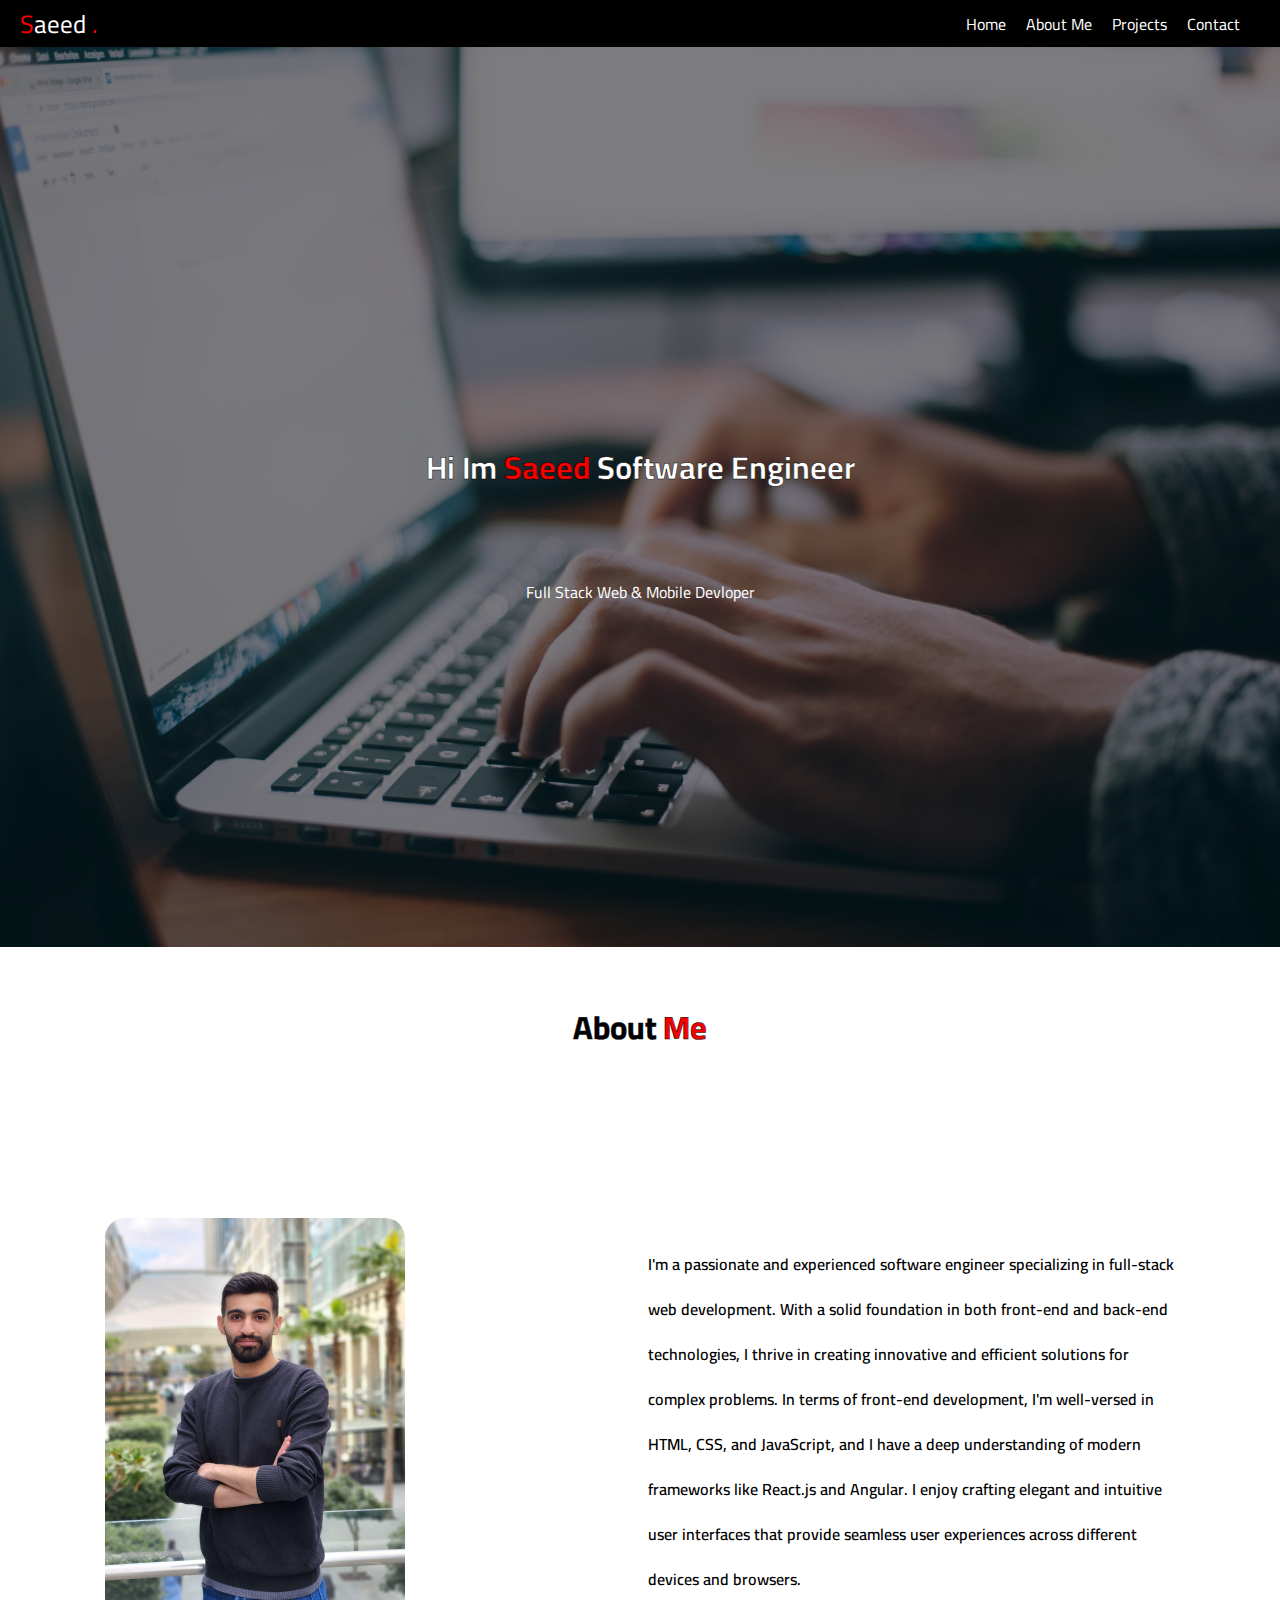
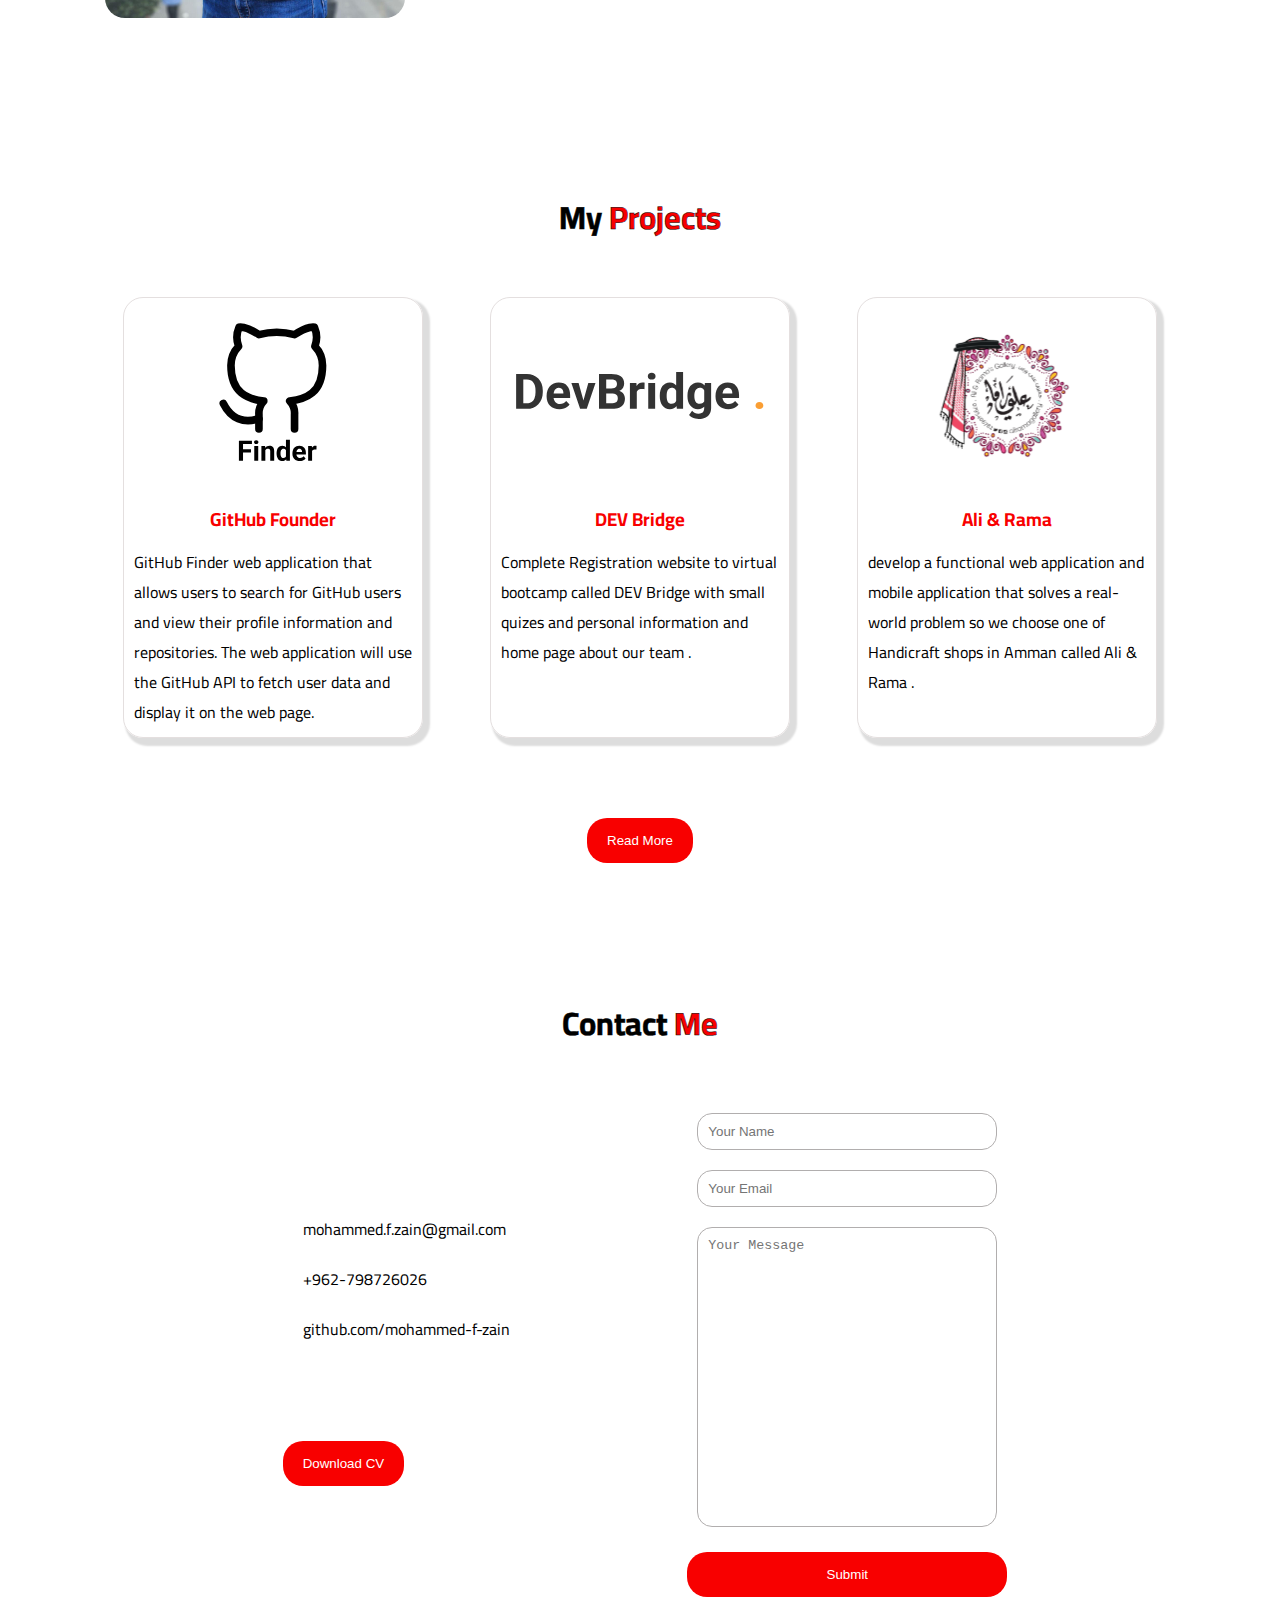
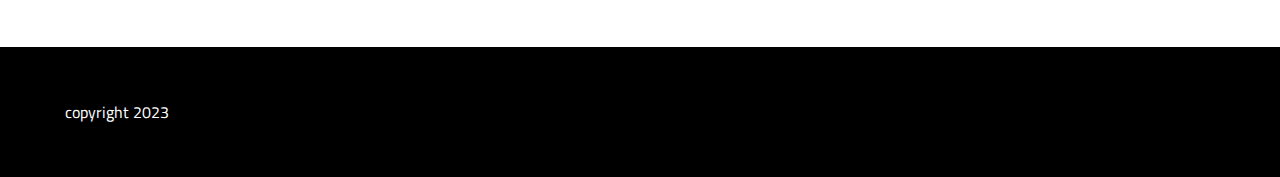
<file: index.html>
<!DOCTYPE html>
<html lang="en">
  <head>
    <meta charset="UTF-8" />
    <meta http-equiv="X-UA-Compatible" content="IE=edge" />
    <meta name="viewport" content="width=device-width, initial-scale=1.0" />
    <link rel="preconnect" href="https://fonts.googleapis.com/" />
    <link rel="preconnect" href="https://fonts.gstatic.com/" crossorigin />
    <link
      href="https://fonts.googleapis.com/css2?family=Cairo:wght@300;400;600;700&display=swap"
      rel="stylesheet"
    />
    <link
      rel="stylesheet"
      href="https://cdnjs.cloudflare.com/ajax/libs/font-awesome/6.4.0/css/all.min.css"
      integrity="sha512-iecdLmaskl7CVkqkXNQ/ZH/XLlvWZOJyj7Yy7tcenmpD1ypASozpmT/E0iPtmFIB46ZmdtAc9eNBvH0H/ZpiBw=="
      crossorigin="anonymous"
      referrerpolicy="no-referrer"
    />
    <link rel="stylesheet" href="main.css" />
    <title>Portfolio</title>
  </head>
  <body>
    <div class="navbar">
      <a href="index.html">
        <div class="logo"><span>S</span>aeed <span>.</span></div>
      </a>
      <nav>
        <ul id="menu_items">
          <li><a href="#home">Home</a></li>
          <li><a href="#about">About Me</a></li>
          <li><a href="#projects">Projects</a></li>
          <li><a href="#contact">Contact</a></li>
        </ul>
      </nav>
      <i
        class="fa-solid fa-bars menu-icon"
        onclick="menu_toggle()"
        style="color: #ffffff"
      ></i>
    </div>

    <div class="home" id="home">
      <div class="title">
        <h1>Hi Im <span>Saeed </span>Software Engineer</h1>
        <br />
        <p>Full Stack Web & Mobile Devloper</p>
      </div>
    </div>

    <div class="about-me" id="about">
      <h1>About <span>Me</span></h1>
      <div class="container">
        <div class="col1-about">
          <img src="media/about.jpg" alt="" />
        </div>
        <div class="col2-about">
          <p>
            I'm a passionate and experienced software engineer specializing in
            full-stack web development. With a solid foundation in both
            front-end and back-end technologies, I thrive in creating innovative
            and efficient solutions for complex problems. In terms of front-end
            development, I'm well-versed in HTML, CSS, and JavaScript, and I
            have a deep understanding of modern frameworks like React.js and
            Angular. I enjoy crafting elegant and intuitive user interfaces that
            provide seamless user experiences across different devices and
            browsers.
          </p>
        </div>
      </div>
    </div>

    <div class="projects" id="projects">
      <h1>My <span>Projects</span></h1>
      <div class="container">
        <div class="col-project">
          <img src="media/githubfinder.svg" alt="" />
          <h3 style="text-align: center; color: #f80000">GitHub Founder</h3>
          <p>
            GitHub Finder web application that allows users to search for GitHub
            users and view their profile information and repositories. The web
            application will use the GitHub API to fetch user data and display
            it on the web page.
          </p>
        </div>
        <div class="col-project">
          <img src="media/DevBridge.svg" alt="" />
          <h3 style="text-align: center; color: #f80000">DEV Bridge</h3>
          <p>
            Complete Registration website to virtual bootcamp called DEV Bridge
            with small quizes and personal information and home page about our
            team .
          </p>
        </div>
        <div class="col-project">
          <img src="media/ali&rama.svg" alt="" />
          <h3 style="text-align: center; color: #f80000">Ali & Rama</h3>
          <p>
            develop a functional web application and mobile application that
            solves a real-world problem so we choose one of Handicraft shops in
            Amman called Ali & Rama .
          </p>
        </div>
      </div>
      <a href="read.html" target="_blank">
        <button class="btn btn-read">Read More</button>
      </a>
    </div>

    <div class="contact-us" id="contact">
      <h1>Contact <span>Me</span></h1>
      <div class="container">
        <div class="col-contact">
          <div class="row">
            <i class="fa-regular fa-envelope"></i>
            <p>mohammed.f.zain@gmail.com</p>
          </div>
          <div class="row">
            <i class="fa-solid fa-phone"></i>
            <p>+962-798726026</p>
          </div>
          <div class="row">
            <i class="fa-brands fa-github"></i>
            <p>github.com/mohammed-f-zain</p>
          </div>
          <div class="row">
            <a href="https://www.instagram.com/saeedfwaz/" target="_blank">
              <i class="fa-brands fa-instagram"></i
            ></a>
            <a href="https://www.facebook.com/saeed.fwaz.5" target="_blank"
              ><i class="fa-brands fa-facebook"></i
            ></a>
            <a href="https://www.linkedin.com/in/mohammed-saed/" target="_blank"
              ><i class="fa-brands fa-linkedin"></i
            ></a>
            <a href="https://twitter.com/Saeedfwaz_xo" target="_blank"
              ><i class="fa-brands fa-twitter"></i
            ></a>
          </div>
          <div class="row">
            <button class="btn btn-contact">Download CV</button>
          </div>
        </div>
        <div class="col-contact">
          <form>
            <input
              type="text"
              id="name"
              name="name"
              placeholder="Your Name"
              required
            />
            <input
              type="email"
              id="email"
              name="email"
              placeholder="Your Email"
              required
            />
            <textarea
              id="message"
              name="message"
              placeholder="Your Message"
              required
            ></textarea>
            <button class="btn" type="submit">Submit</button>
          </form>
        </div>
      </div>
    </div>

    <div class="footer">
      <i class="fa-regular fa-copyright"></i>
      <p>copyright 2023</p>
    </div>

    <script>
      var menu_items = document.getElementById("menu_items");
      menu_items.style.maxHeight = "0px";
      function menu_toggle() {
        if (menu_items.style.maxHeight == "0px") {
          menu_items.style.maxHeight = "300px";
        } else {
          menu_items.style.maxHeight = "0px";
        }
      }
    </script>
  </body>
</html>
</file>
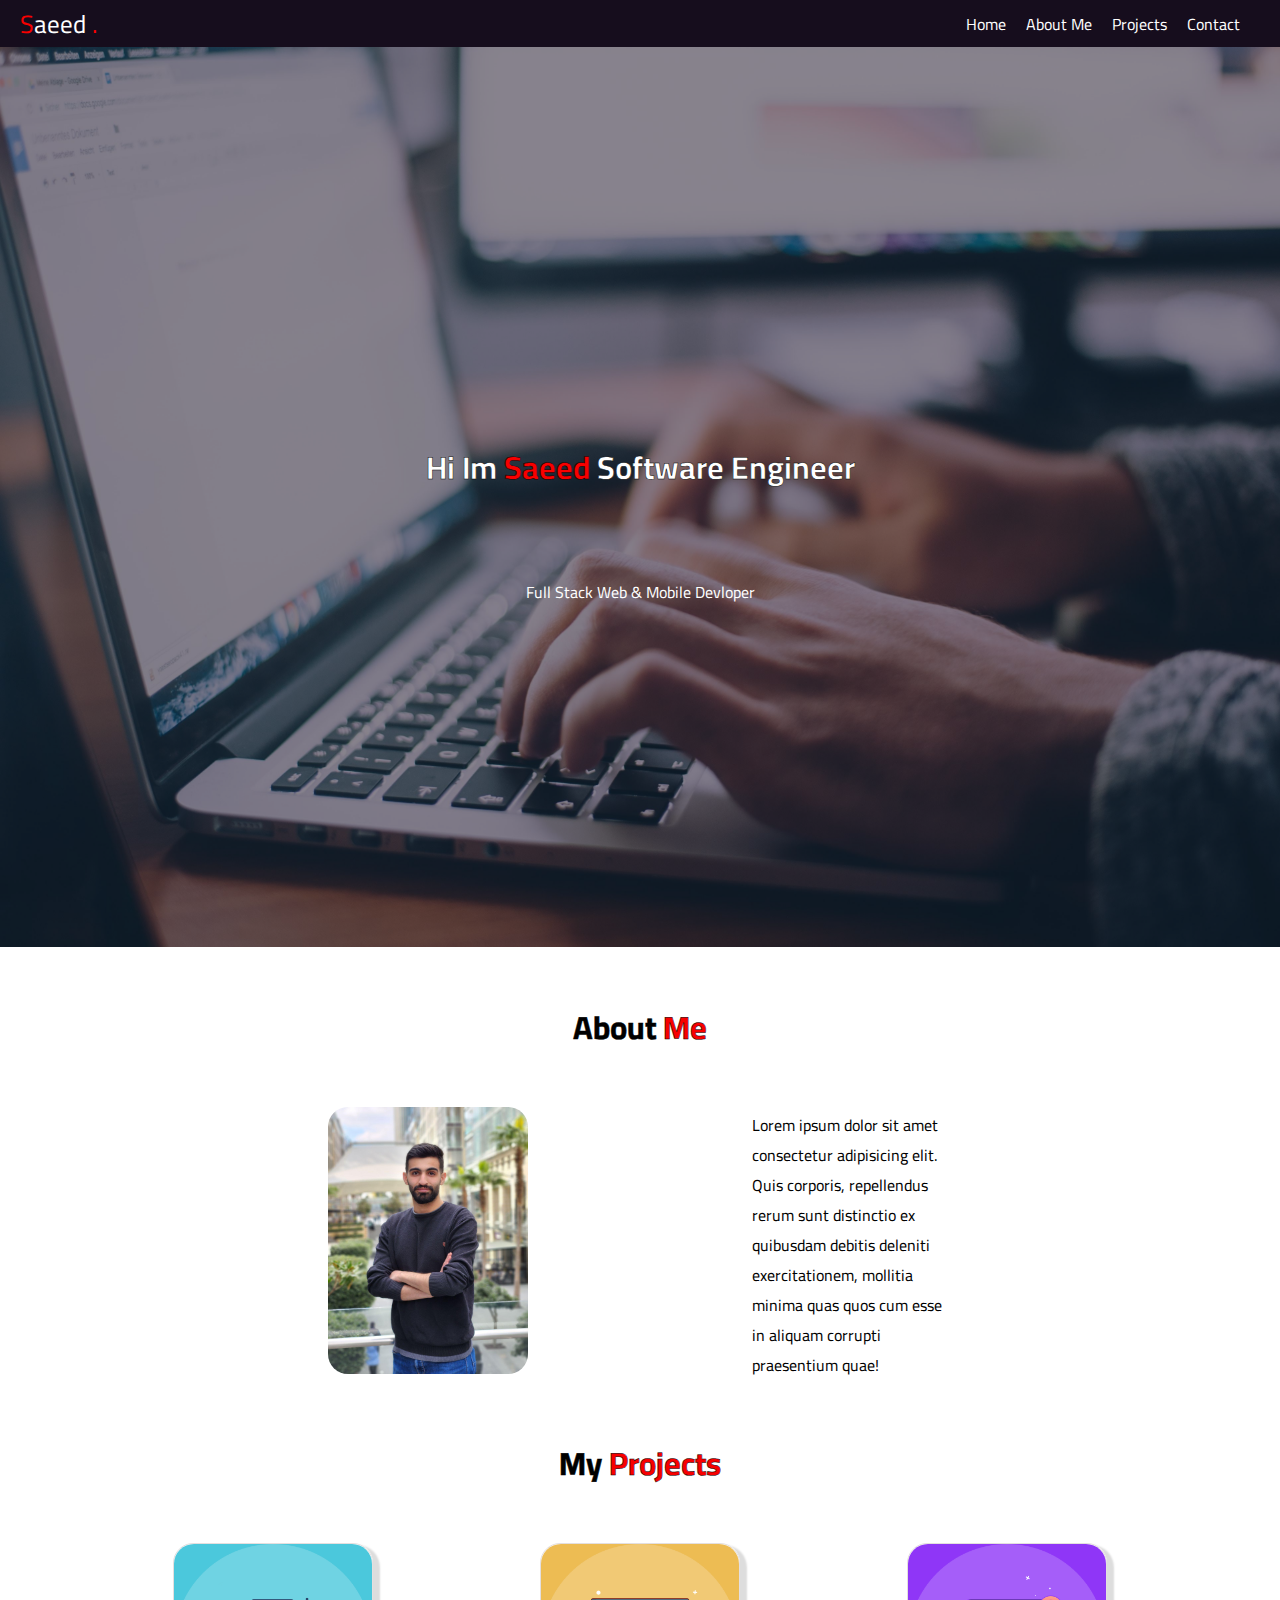
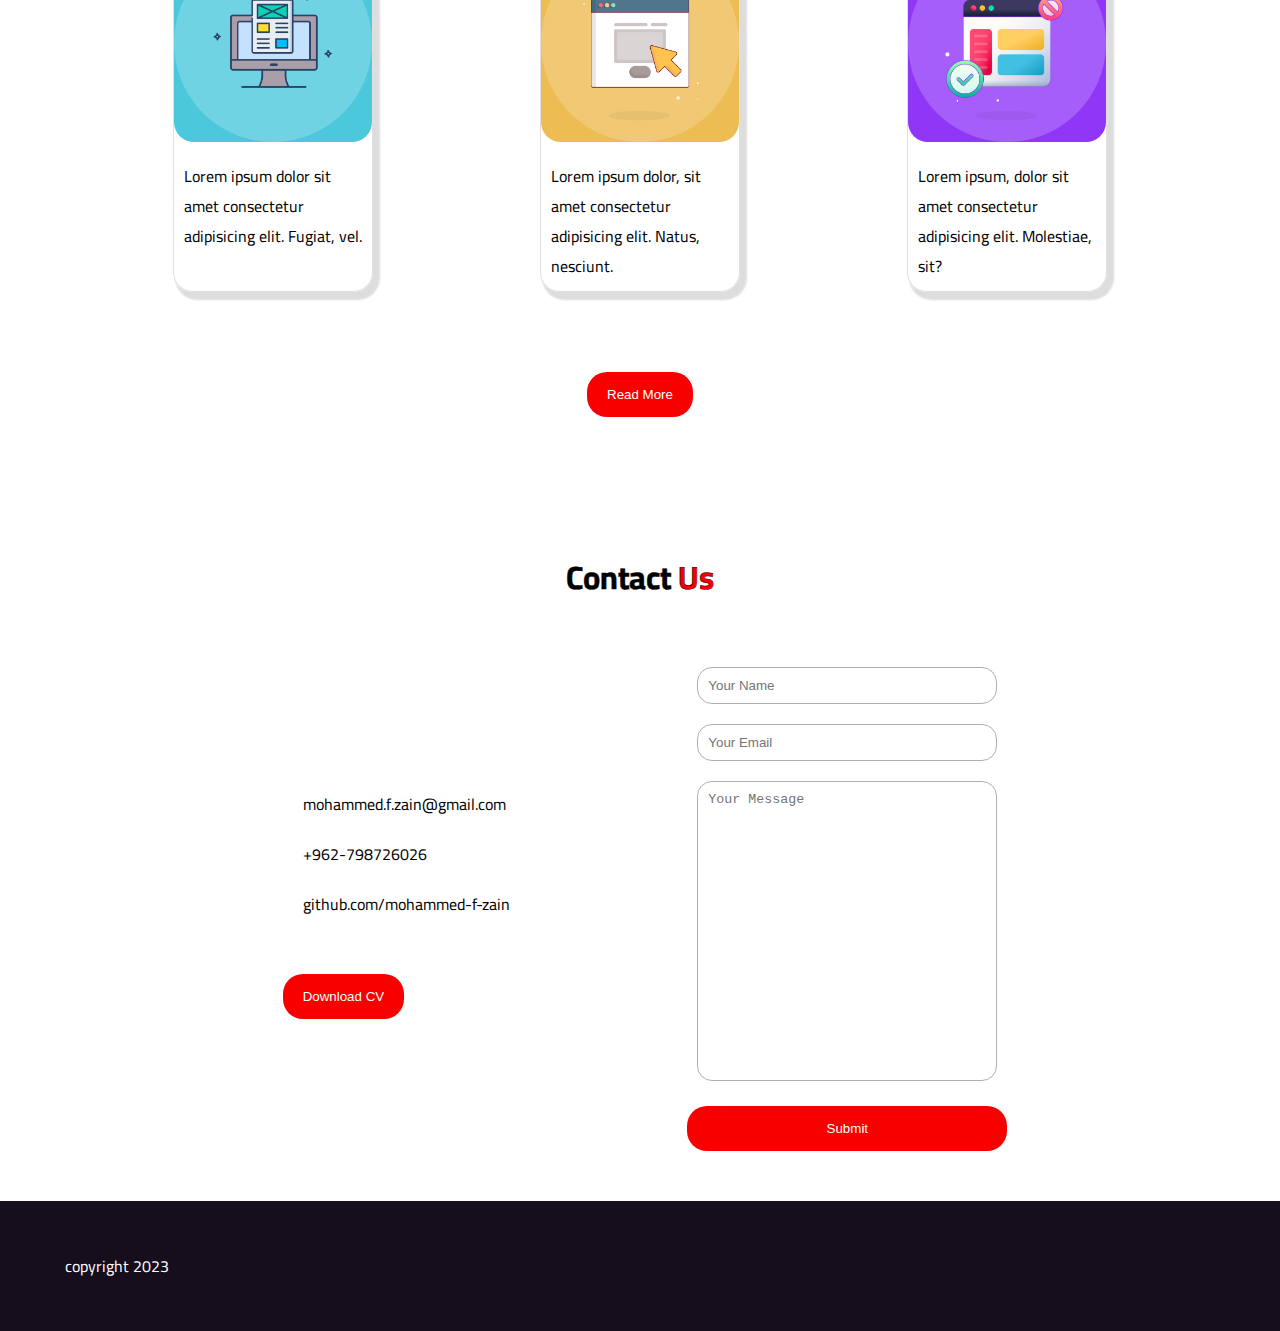
<file: portfolio/index.html>
<!DOCTYPE html>
<html lang="en">
  <head>
    <meta charset="UTF-8" />
    <meta http-equiv="X-UA-Compatible" content="IE=edge" />
    <meta name="viewport" content="width=device-width, initial-scale=1.0" />
    <link rel="preconnect" href="https://fonts.googleapis.com/" />
    <link rel="preconnect" href="https://fonts.gstatic.com/" crossorigin />
    <link
      href="https://fonts.googleapis.com/css2?family=Cairo:wght@300;400;600;700&display=swap"
      rel="stylesheet"
    />
    <link
      rel="stylesheet"
      href="https://cdnjs.cloudflare.com/ajax/libs/font-awesome/6.4.0/css/all.min.css"
      integrity="sha512-iecdLmaskl7CVkqkXNQ/ZH/XLlvWZOJyj7Yy7tcenmpD1ypASozpmT/E0iPtmFIB46ZmdtAc9eNBvH0H/ZpiBw=="
      crossorigin="anonymous"
      referrerpolicy="no-referrer"
    />
    <link rel="stylesheet" href="main.css" />
    <title>Portfolio</title>
  </head>
  <body>

    <div class="navbar">
      <a href="index.html">
        <div class="logo"><span>S</span>aeed <span>.</span></div>
      </a>
      <nav>
        <ul id="menu_items">
          <li><a href="#home">Home</a></li>
          <li><a href="#about">About Me</a></li>
          <li><a href="#projects">Projects</a></li>
          <li><a href="#contact">Contact</a></li>
        </ul>
      </nav>
      <i
        class="fa-solid fa-bars menu-icon"
        onclick="menu_toggle()"
        style="color: #ffffff"
      ></i>
    </div>

    <div class="home" id="home">
      <div class="title">
        <h1>Hi Im <span>Saeed </span>Software Engineer</h1>
        <br />
        <p>Full Stack Web & Mobile Devloper</p>
      </div>
    </div>

    <div class="about-me" id="about">
      <h1>About <span>Me</span></h1>
      <div class="container">
        <div class="col-about">
          <img src="media/about.jpg" alt="" />
        </div>
        <div class="col-about">
          <p>
            Lorem ipsum dolor sit amet consectetur adipisicing elit. Quis
            corporis, repellendus rerum sunt distinctio ex quibusdam debitis
            deleniti exercitationem, mollitia minima quas quos cum esse in
            aliquam corrupti praesentium quae!
          </p>
        </div>
      </div>
    </div>

    <div class="projects" id="projects">
      <h1>My <span>Projects</span></h1>
      <div class="container">
        <div class="col-project">
          <img src="media/project1.png" alt="" />
          <p>
            Lorem ipsum dolor sit amet consectetur adipisicing elit. Fugiat,
            vel.
          </p>
        </div>
        <div class="col-project">
          <img src="media/project2.png" alt="" />
          <p>
            Lorem ipsum dolor, sit amet consectetur adipisicing elit. Natus,
            nesciunt.
          </p>
        </div>
        <div class="col-project">
          <img src="media/project3.png" alt="" />
          <p>
            Lorem ipsum, dolor sit amet consectetur adipisicing elit. Molestiae,
            sit?
          </p>
        </div>
      </div>
      <a href="read.html" target="_blank">
        <button class="btn btn-read">Read More</button>
      </a>
    </div>

    <div class="contact-us" id="contact">
      <h1>Contact <span>Us</span></h1>
      <div class="container">
        <div class="col-contact">
          <div class="row">
            <i class="fa-regular fa-envelope"></i>
            <p>mohammed.f.zain@gmail.com</p>
          </div>
          <div class="row">
            <i class="fa-solid fa-phone"></i>
            <p>+962-798726026</p>
          </div>
          <div class="row">
            <i class="fa-brands fa-github"></i>
            <p>github.com/mohammed-f-zain</p>
          </div>
          <div class="row">
            <i class="fa-brands fa-instagram"></i>
            <i class="fa-brands fa-facebook"></i>
            <i class="fa-brands fa-linkedin"></i>
            <i class="fa-brands fa-twitter"></i>
          </div>
          <div class="row">
            <button class="btn btn-contact">Download CV</button>
          </div>
        </div>
        <div class="col-contact">
          <form>
            <input
              type="text"
              id="name"
              name="name"
              placeholder="Your Name"
              required
            />
            <input
              type="email"
              id="email"
              name="email"
              placeholder="Your Email"
              required
            />
            <textarea
              id="message"
              name="message"
              placeholder="Your Message"
              required
            ></textarea>
            <button class="btn" type="submit">Submit</button>
          </form>
        </div>
      </div>
    </div>


    <div class="footer">
      <i class="fa-regular fa-copyright"></i>
      <p>copyright 2023</p>
    </div>


    <script>
      var menu_items = document.getElementById("menu_items");
      menu_items.style.maxHeight = "0px";
      function menu_toggle() {
        if (menu_items.style.maxHeight == "0px") {
          menu_items.style.maxHeight = "300px";
        } else {
          menu_items.style.maxHeight = "0px";
        }
      }
    </script>
  </body>
</html>
</file>
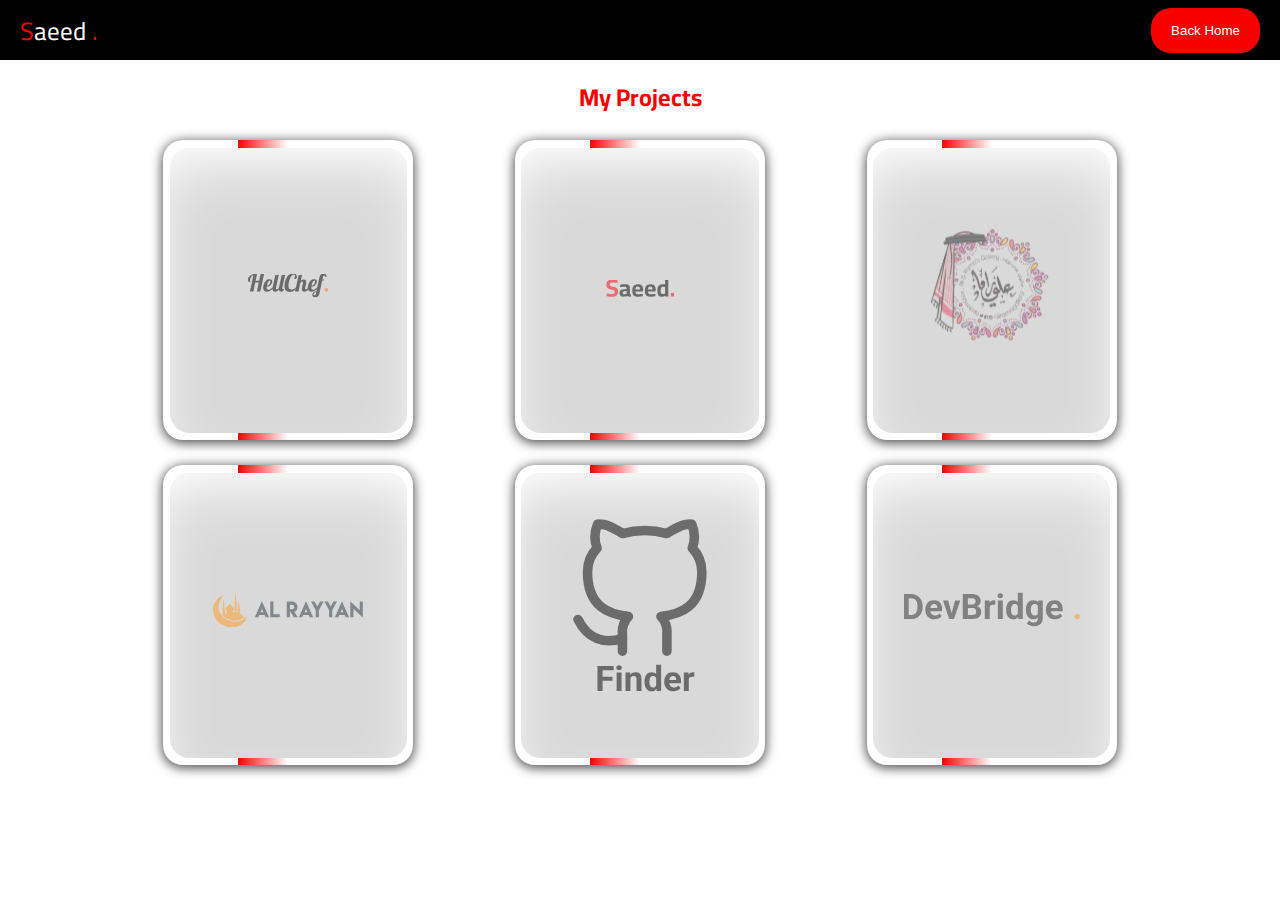
<file: read.html>
<!DOCTYPE html>
<html lang="en">
  <head>
    <meta charset="UTF-8" />
    <meta http-equiv="X-UA-Compatible" content="IE=edge" />
    <meta name="viewport" content="width=device-width, initial-scale=1.0" />
    <link rel="preconnect" href="https://fonts.googleapis.com/" />
    <link rel="preconnect" href="https://fonts.gstatic.com/" crossorigin />
    <link
      href="https://fonts.googleapis.com/css2?family=Cairo:wght@300;400;600;700&display=swap"
      rel="stylesheet"
    />
    <link
      rel="stylesheet"
      href="https://cdnjs.cloudflare.com/ajax/libs/font-awesome/6.4.0/css/all.min.css"
      integrity="sha512-iecdLmaskl7CVkqkXNQ/ZH/XLlvWZOJyj7Yy7tcenmpD1ypASozpmT/E0iPtmFIB46ZmdtAc9eNBvH0H/ZpiBw=="
      crossorigin="anonymous"
      referrerpolicy="no-referrer"
    />
    <link rel="stylesheet" href="main.css" />
    <title>Read More</title>
  </head>
  <body>
    <div class="navbar">
      <a href="index.html">
        <div class="logo"><span>S</span>aeed <span>.</span></div>
      </a>
      <a href="index.html">
        <button class="btn btn-nav">Back Home</button>
      </a>
    </div>
    <div class="container">
      <h2 style="text-align: center; margin: 15px 0px; color: #f80000">
        My Projects
      </h2>
      <div class="boxes">
        <a
          href="https://www.figma.com/file/rZypYkRcTJFfT1FLOLpbqp/Project1?node-id=4%3A92&t=QWn0jof04EeiG7xL-1"
          class="box"
          target="_blank"
        >
          <div class="cardBox">
            <div class="card">
              <div class="h4">
                <img src="media/HellChef.svg" alt="NotFound" />
              </div>

              <div class="content">
                <div class="h3">Hell Chef</div>
                <p>UI/UX Figma Design For Cooking School.</p>
              </div>
            </div>
          </div>
        </a>
        <a
          href="https://github.com/mohammed-f-zain/prort-folio"
          target="_blank"
          class="box"
        >
          <div class="cardBox">
            <div class="card">
              <div class="h4"><img src="media/Saeed.svg" alt="NotFond" /></div>

              <div class="content">
                <div class="h3">Portfolio</div>
                <p>My Portfolio built from scratch in html5 CSS3 Bootstrap</p>
              </div>
            </div>
          </div>
        </a>
        <a
          href="https://mohammed-f-zain.github.io/aliandrama/pages/index.html"
          target="_blank"
          class="box"
        >
          <div class="cardBox">
            <div class="card">
              <div class="h4">
                <img src="media/ali&rama.svg" alt="NotFond" />
              </div>

              <div class="content">
                <div class="h3">Ali & Rama</div>
                <p>
                  My First Team Project website created fully responsive to one
                  of Handicraft shops in Amman called Ali & Rama .
                </p>
              </div>
            </div>
          </div>
        </a>
        <a
          href="https://mohammad-abdelhadi.github.io/Last-Edit-AlRyan/"
          target="_blank"
          class="box"
        >
          <div class="cardBox">
            <div class="card">
              <div class="h4">
                <img
                  src="media/rayyan.svg"
                  alt="NotFond"
                  style="width: 150px"
                />
              </div>

              <div class="content">
                <div class="h3">AL-Rayyan</div>
                <p>
                  Ramadan Theme Website Achieved The First Place In OCA
                  Hackathon Amman.
                </p>
              </div>
            </div>
          </div>
        </a>
        <a
          href="https://coruscating-eclair-e7c5a4.netlify.app/index.html"
          target="_blank"
          class="box"
        >
          <div class="cardBox">
            <div class="card">
              <div class="h4">
                <img src="media/githubfinder.svg" alt="NotFond" />
              </div>

              <div class="content">
                <div class="h3">GitHub Finder</div>
                <p>
                  GitHub Finder web application that allows users to search for
                  GitHub users and view their profile information and
                  repositories. The web application will use the GitHub API to
                  fetch user data and display it on the web page.
                </p>
              </div>
            </div>
          </div>
        </a>
        <a
          href="https://cheerful-kelpie-7295ee.netlify.app/"
          target="_blank"
          class="box"
        >
          <div class="cardBox">
            <div class="card">
              <div class="h4">
                <img src="media/DevBridge.svg" alt="NotFond" />
              </div>

              <div class="content">
                <div class="h3">DEV Bridge</div>
                <p>
                  Complete Registration website to virtual bootcamp called DEV
                  Bridge with small quizes and personal information and home
                  page about our team .
                </p>
              </div>
            </div>
          </div>
        </a>
      </div>
    </div>
  </body>
</html>
</file>
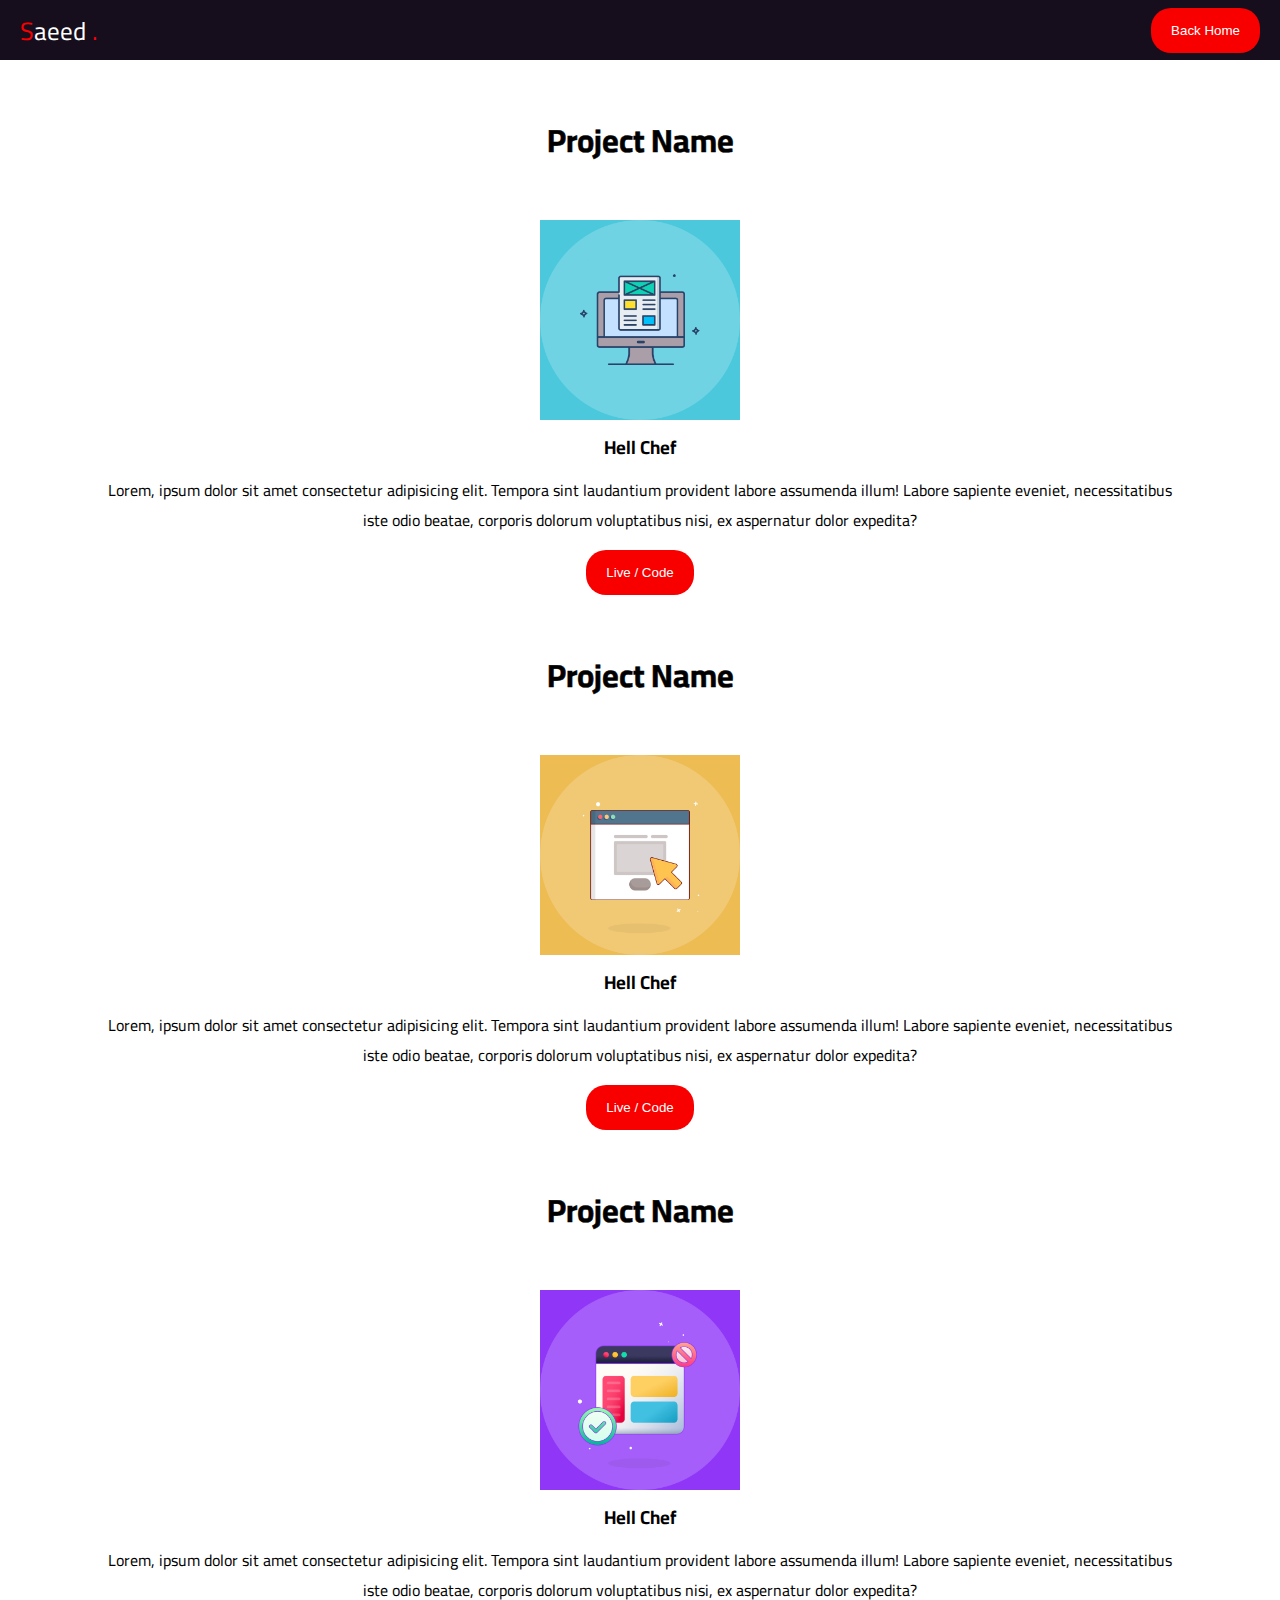
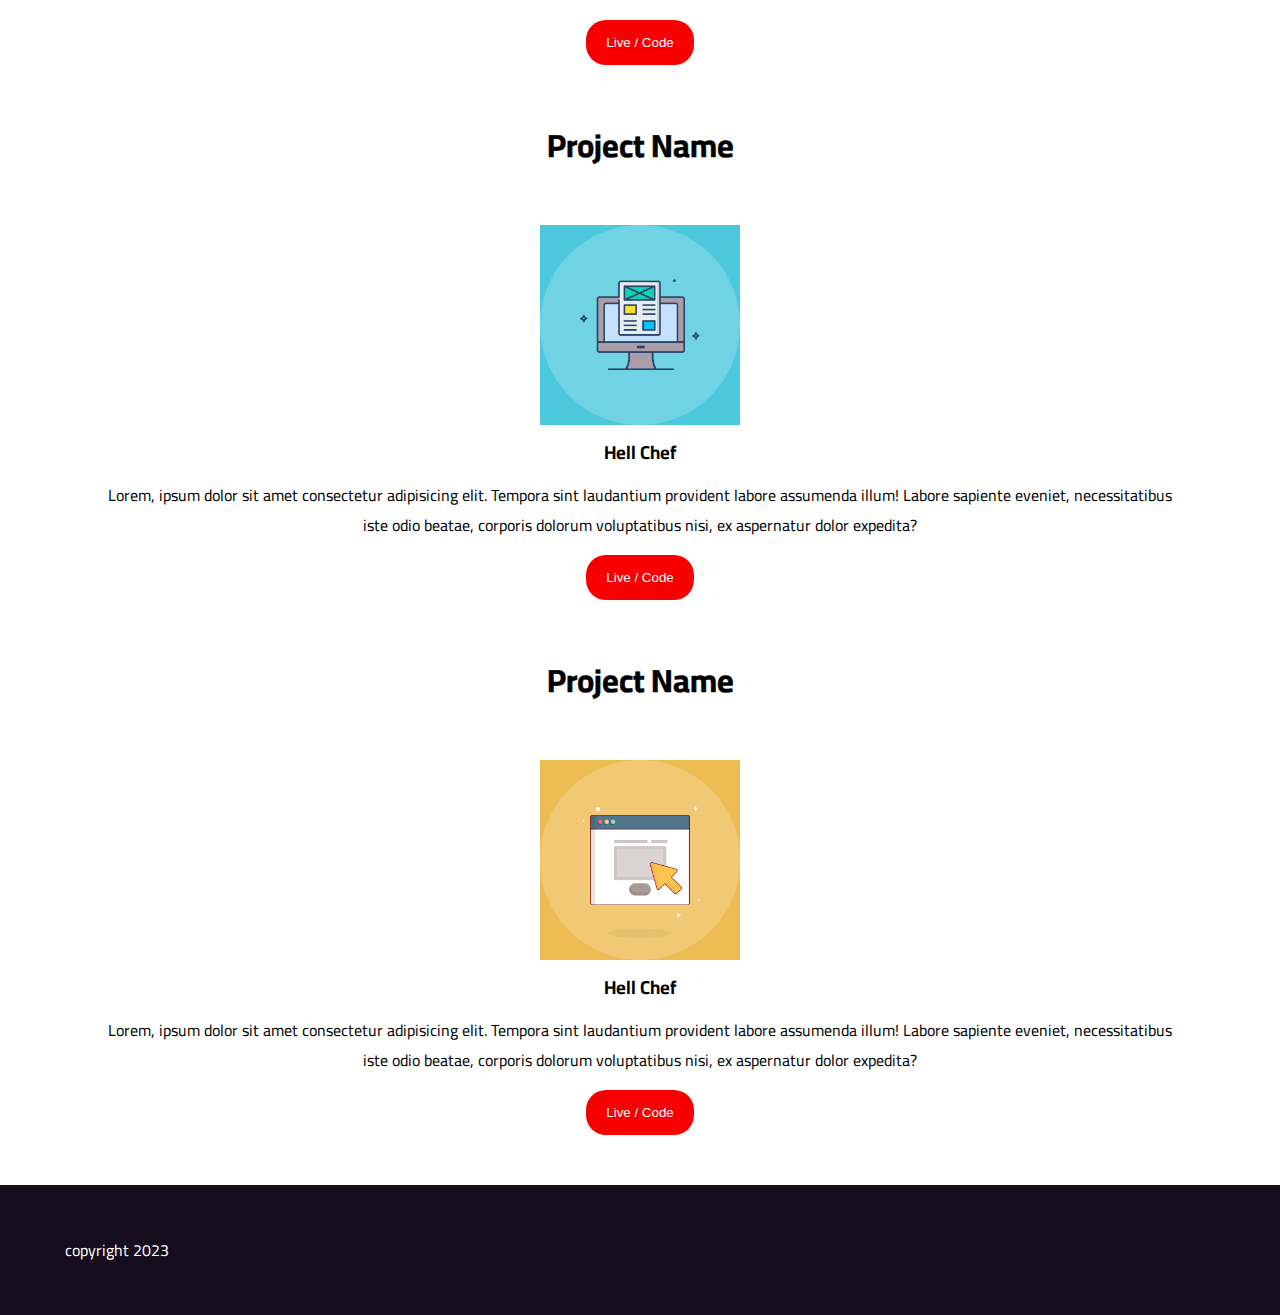
<file: portfolio/read.html>
<!DOCTYPE html>
<html lang="en">
  <head>
    <meta charset="UTF-8" />
    <meta http-equiv="X-UA-Compatible" content="IE=edge" />
    <meta name="viewport" content="width=device-width, initial-scale=1.0" />
    <link rel="preconnect" href="https://fonts.googleapis.com/" />
    <link rel="preconnect" href="https://fonts.gstatic.com/" crossorigin />
    <link
      href="https://fonts.googleapis.com/css2?family=Cairo:wght@300;400;600;700&display=swap"
      rel="stylesheet"
    />
    <link
      rel="stylesheet"
      href="https://cdnjs.cloudflare.com/ajax/libs/font-awesome/6.4.0/css/all.min.css"
      integrity="sha512-iecdLmaskl7CVkqkXNQ/ZH/XLlvWZOJyj7Yy7tcenmpD1ypASozpmT/E0iPtmFIB46ZmdtAc9eNBvH0H/ZpiBw=="
      crossorigin="anonymous"
      referrerpolicy="no-referrer"
    />
    <link rel="stylesheet" href="main.css" />
    <title>Read More</title>
  </head>
  <body>

    <div class="navbar">
      <a href="index.html">
        <div class="logo"><span>S</span>aeed <span>.</span></div>
      </a>
      <a href="index.html">
        <button class="btn btn-nav">Back Home</button>
      </a>
    </div>

    <div class="my-projects">
      <div class="container">
        <div class="row-projects">
          <h1>Project Name</h1>
          <img src="media/project1.png" alt="" />
          <h3>Hell Chef</h3>
          <p>
            Lorem, ipsum dolor sit amet consectetur adipisicing elit. Tempora
            sint laudantium provident labore assumenda illum! Labore sapiente
            eveniet, necessitatibus iste odio beatae, corporis dolorum
            voluptatibus nisi, ex aspernatur dolor expedita?
          </p>
          <button class="btn">Live / Code</button>
        </div>
        <div class="row-projects">
          <h1>Project Name</h1>
          <img src="media/project2.png" alt="" />
          <h3>Hell Chef</h3>
          <p>
            Lorem, ipsum dolor sit amet consectetur adipisicing elit. Tempora
            sint laudantium provident labore assumenda illum! Labore sapiente
            eveniet, necessitatibus iste odio beatae, corporis dolorum
            voluptatibus nisi, ex aspernatur dolor expedita?
          </p>
          <button class="btn">Live / Code</button>
        </div>
        <div class="row-projects">
          <h1>Project Name</h1>
          <img src="media/project3.png" alt="" />
          <h3>Hell Chef</h3>
          <p>
            Lorem, ipsum dolor sit amet consectetur adipisicing elit. Tempora
            sint laudantium provident labore assumenda illum! Labore sapiente
            eveniet, necessitatibus iste odio beatae, corporis dolorum
            voluptatibus nisi, ex aspernatur dolor expedita?
          </p>
          <button class="btn">Live / Code</button>
        </div>
        <div class="row-projects">
          <h1>Project Name</h1>
          <img src="media/project1.png" alt="" />
          <h3>Hell Chef</h3>
          <p>
            Lorem, ipsum dolor sit amet consectetur adipisicing elit. Tempora
            sint laudantium provident labore assumenda illum! Labore sapiente
            eveniet, necessitatibus iste odio beatae, corporis dolorum
            voluptatibus nisi, ex aspernatur dolor expedita?
          </p>
          <button class="btn">Live / Code</button>
        </div>
        <div class="row-projects">
          <h1>Project Name</h1>
          <img src="media/project2.png" alt="" />
          <h3>Hell Chef</h3>
          <p>
            Lorem, ipsum dolor sit amet consectetur adipisicing elit. Tempora
            sint laudantium provident labore assumenda illum! Labore sapiente
            eveniet, necessitatibus iste odio beatae, corporis dolorum
            voluptatibus nisi, ex aspernatur dolor expedita?
          </p>
          <button class="btn">Live / Code</button>
        </div>
      </div>
    </div>
    <div class="footer">
      <i class="fa-regular fa-copyright"></i>
      <p>copyright 2023</p>
    </div>

  </body>
</html>
</file>
<file: main.css>
* {
  box-sizing: border-box;
  padding: 0;
  margin: 0;
}

:root {
  --primarycolor: #ffffff;
  --secondarycolor: #000000;
  --thirdcolor: #f80000;
  --hover-color: #950808;
  --transition: 0.5s;
  --padding: 5px;
}

a {
  text-decoration: none;
  color: var(--primarycolor);
}
.contact-us a {
  color: var(--secondarycolor);
}

li {
  list-style-type: none;
}

h1 {
  text-align: center;
  padding: 50px 0;
  -webkit-text-stroke: 0.5px black;
}

h1 span {
  color: var(--thirdcolor);
}

.btn {
  padding: 15px 20px;
  margin-top: 15px;
  border: none;
  background-color: var(--thirdcolor);
  color: var(--primarycolor);
  cursor: pointer;
  border-radius: 20px;
  -webkit-border-radius: 20px;
  -moz-border-radius: 20px;
  -ms-border-radius: 20px;
  -o-border-radius: 20px;
}

.btn:hover {
  background-color: var(--hover-color);
  transition: var(--transition);
  -webkit-transition: var(--transition);
  -moz-transition: var(--transition);
  -ms-transition: var(--transition);
  -o-transition: var(--transition);
}

html {
  scroll-behavior: smooth;
}

body {
  font-family: "Cairo", sans-serif;
}

.container {
  padding-left: 50px;
  padding-right: 50px;
  margin-left: auto;
  margin-right: auto;
}

@media (min-width: 768px) {
  .container {
    width: 750px;
  }
}
@media (min-width: 992px) {
  .container {
    width: 970px;
  }
}
@media (min-width: 1200px) {
  .container {
    width: 1170px;
  }
}

.navbar {
  background-color: var(--secondarycolor);
  display: flex;
  align-items: center;
  justify-content: space-between;
  padding: 0 20px;
}

.logo {
  color: var(--primarycolor);
  font-size: 25px;
}

.logo span {
  color: var(--thirdcolor);
}

nav ul {
  display: flex;
  align-items: center;
  justify-content: center;
  z-index: 1;
}

@media (max-width: 767px) {
  nav ul {
    display: none;
  }
}

nav ul li {
  margin-right: 20px;
}

nav ul li a {
  position: relative;
}

nav ul li a::after {
  content: "";
  position: absolute;
  border-bottom: 2px solid var(--thirdcolor);
  width: 0;
  display: flex;
  left: 50%;
  transform: translateX(-50%);
  transition: var(--transition);
  -webkit-transition: var(--transition);
  -moz-transition: var(--transition);
  -ms-transition: var(--transition);
  -o-transition: var(--transition);
  -webkit-transform: translateX(-50%);
  -moz-transform: translateX(-50%);
  -ms-transform: translateX(-50%);
  -o-transform: translateX(-50%);
}

nav ul li a:hover::after {
  width: 100%;
}

.menu-icon {
  display: none;
}

@media (max-width: 767px) {
  nav ul {
    display: inline-block;
    position: absolute;
    top: 47px;
    left: 0;
    background-color: var(--secondarycolor);
    width: 100%;
    overflow: hidden;
    transition: var(--transition);
    -webkit-transition: var(--transition);
    -moz-transition: var(--transition);
    -ms-transition: var(--transition);
    -o-transition: var(--transition);
  }

  nav ul li {
    margin: 15px 0px 20px 30px;
    text-align: left;
  }

  nav ul li a {
    color: var(--primarycolor);
  }

  .menu-icon {
    display: block;
    cursor: pointer;
  }
}

.home {
  position: relative;
  height: 100vh;
  width: 100%;
  display: flex;
  align-items: center;
  justify-content: center;
  background-image: url(media/home.jpg);
  background-size: cover;
}

.home::before {
  content: "";
  position: absolute;
  top: 0px;
  right: 0px;
  bottom: 0px;
  left: 0px;
  background-color: var(--secondarycolor);
  opacity: 50%;
}

.title {
  color: var(--primarycolor);
  position: absolute;
  text-align: center;
}

.title span {
  color: var(--thirdcolor);
}

.about-me .container {
  display: grid;
  grid-template-columns: 1fr 1fr;
  gap: 15px;
  align-items: center;
  height: 70vh;
}
@media (max-width: 767px) {
  .about-me .container {
    grid-template-columns: 1fr;
  }
}
.about-me {
  display: block;
}
.about-me img {
  width: 300px;
  border-radius: 20px;
  -webkit-border-radius: 20px;
  -moz-border-radius: 20px;
  -ms-border-radius: 20px;
  -o-border-radius: 20px;
}

.col2-about p {
  font-weight: 600;
  line-height: 45px;
}

.projects .container {
  display: grid;
  grid-template-columns: repeat(auto-fill, minmax(250px, 1fr));
  justify-items: center;
  gap: 30px;
}

.col-project {
  width: 300px;
  border: 1px solid rgb(228, 223, 223);
  border-radius: 20px;
  -webkit-box-shadow: 4.5px 5px 2px 2.5px #dddddd;
  -moz-box-shadow: 4.5px 5px 2px 2.5px #dddddd;
  box-shadow: 4.5px 5px 2px 2.5px #dddddd;
  -webkit-border-radius: 20px;
  -moz-border-radius: 20px;
  -ms-border-radius: 20px;
  -o-border-radius: 20px;
}

.col-project img {
  width: 100%;
  max-width: 100%;
  height: 195px;
  border-radius: 20px;
  -webkit-border-radius: 20px;
  -moz-border-radius: 20px;
  -ms-border-radius: 20px;
  -o-border-radius: 20px;
  padding: 25px;
}

.col-project p {
  padding: 10px;
}

.btn-read {
  display: flex;
  justify-content: center;
  align-items: center;
  margin: 80px auto;
}

.contact-us .container {
  display: flex;
  align-items: center;
  justify-content: space-evenly;
}

@media (max-width: 767px) {
  .contact-us .container {
    flex-direction: column;
  }
}

.col-contact .row {
  display: flex;
  align-items: center;
  justify-content: left;
  padding: 10px;
}

.col-contact i {
  font-size: 22px;
  padding-right: 20px;
}

.col-contact p {
  font-size: 16px;
}

@media (max-width: 767px) {
  .col-contact .btn-contact {
    position: relative;
    left: 50%;
    transform: translateX(-50%);
    -webkit-transform: translateX(-50%);
    -moz-transform: translateX(-50%);
    -ms-transform: translateX(-50%);
    -o-transform: translateX(-50%);
  }
}

.col-contact form {
  display: flex;
  flex-direction: column;
}

form input {
  padding: 10px;
  margin: 10px;
  outline: none;
  border: 1px solid rgb(177, 174, 174);
  border-radius: 15px;
  -webkit-border-radius: 15px;
  -moz-border-radius: 15px;
  -ms-border-radius: 15px;
  -o-border-radius: 15px;
}

form textarea {
  outline: none;
  margin: 10px;
  padding: 10px;
  width: 300px;
  height: 300px;
  resize: none;
  border: 1px solid rgb(177, 174, 174);
  border-radius: 15px;
  -webkit-border-radius: 15px;
  -moz-border-radius: 15px;
  -ms-border-radius: 15px;
  -o-border-radius: 15px;
}

form button {
  padding: 15px 20px;
  border: none;
  background-color: var(--thirdcolor);
  color: var(--primarycolor);
  cursor: pointer;
  border-radius: 20px;
  -webkit-border-radius: 20px;
  -moz-border-radius: 20px;
  -ms-border-radius: 20px;
  -o-border-radius: 20px;
}

.btn-nav {
  position: relative;
  top: -7px;
}

.row-projects {
  display: flex;
  align-items: center;
  justify-content: center;
  flex-direction: column;
}

.row-projects img {
  width: 200px;
}

.row-projects h3 {
  padding: 10px 0;
}

.row-projects p {
  text-align: center;
}

.footer {
  background-color: var(--secondarycolor);
  margin-top: 50px;
  padding: 50px;
  display: flex;
  align-items: center;
  justify-content: left;
  color: var(--primarycolor);
}

@media (max-width: 767px) {
  .footer {
    justify-content: center;
  }
}

.footer i {
  padding-right: 15px;
}
.projects_2 {
  margin: 25px auto;
  padding: 15px;
  display: grid;
  grid-template-columns: repeat(auto-fill, minmax(400px, 1fr));
  gap: 70px;
}
.project {
  background-color: #ffffff;
  padding: 20px;
  display: flex;
  flex-direction: column;
  align-items: center;
  justify-content: space-between;
  border: 1px solid black;
  border-radius: 16px;
  gap: 15px;
}
.project img {
  width: 100%;
  height: 250px;
  object-fit: 100%;
  border-radius: 16px;
  /* border: 1px solid black; */
}
.project h3 {
  color: #f80000;
}
.project a {
  background-color: #000000;
  padding: 15px;
  border-radius: 16px;
  font-weight: bold;
}
.project a:hover {
  filter: opacity(50%);
}
.boxes {
  display: grid;
  grid-template-columns: repeat(auto-fill, minmax(320px, 1fr));
  gap: 25px;
  margin: 20px;
  align-items: center;
  justify-items: center;
}
.cardBox {
  width: 250px;
  height: 300px;
  position: relative;
  display: grid;
  place-items: center;
  overflow: hidden;
  border-radius: 20px;
  box-shadow: rgba(0, 0, 0, 0.4) 0px 2px 13px 0px,
    rgba(0, 0, 0, 0.5) 0px 2px 11px 0px;
}

.card {
  position: absolute;
  width: 95%;
  height: 95%;
  background: #d9d9d9;
  border-radius: 20px;
  z-index: 5;
  display: flex;
  justify-content: center;
  align-items: center;
  flex-direction: column;
  text-align: center;
  color: #000000;
  overflow: hidden;
  padding: 20px;
  cursor: pointer;
  box-shadow: rgba(255, 255, 255, 0.738) 0px 30px 60px -12px inset,
    rgba(255, 255, 255, 0.797) 0px 18px 36px -18px inset;
}

.card .h4 {
  position: absolute;
  top: 50%;
  left: 50%;
  transform: translate(-50%, -50%);
  font-size: 20px;
  font-weight: 800;
  pointer-events: none;
  opacity: 0.5;
}

.card .content .h3 {
  font-size: 18px;
  font-weight: 800;
  margin-bottom: 10px;
}

.card .content p {
  font-size: 14px;
  line-height: 1.4em;
}

.card .content {
  transform: translateY(100%);
  opacity: 0;
  transition: 0.3s ease-in-out;
}

.card:hover .content {
  transform: translateY(0);
  opacity: 1;
}

.card:hover .h4 {
  opacity: 0;
}

.cardBox::before {
  content: "";
  position: absolute;
  width: 40%;
  height: 150%;
  background: #40e0d0;
  background: -webkit-linear-gradient(to right, #f80000, #ffffff, #0000);
  background: linear-gradient(to right, #f80000, #ffffff, #0000);
  transform-origin: center;
  animation: glowing_401 5s linear infinite;
}

@keyframes glowing_401 {
  0% {
    transform: rotate(0);
  }

  100% {
    transform: rotate(360deg);
  }
}
</file>
<file: portfolio/main.css>
* {
  box-sizing: border-box;
  padding: 0;
  margin: 0;
}

:root {
  --primarycolor: #fff;
  --secondarycolor: #160d1d;
  --thirdcolor: #f80000;
  --hover-color: #950808;
  --transition: 0.5s;
}

a {
  text-decoration: none;
  color: var(--primarycolor);
}

li {
  list-style-type: none;
}

h1 {
  text-align: center;
  padding: 50px 0;
  -webkit-text-stroke: 0.5px black;
}

h1 span {
  color: var(--thirdcolor);
}

.btn {
  padding: 15px 20px;
  margin-top: 15px;
  border: none;
  background-color: var(--thirdcolor);
  color: var(--primarycolor);
  cursor: pointer;
  border-radius: 20px;
  -webkit-border-radius: 20px;
  -moz-border-radius: 20px;
  -ms-border-radius: 20px;
  -o-border-radius: 20px;
}

.btn:hover {
  background-color: var(--hover-color);
  transition: var(--transition);
  -webkit-transition: var(--transition);
  -moz-transition: var(--transition);
  -ms-transition: var(--transition);
  -o-transition: var(--transition);
}

html {
  scroll-behavior: smooth;
}

body {
  font-family: "Cairo", sans-serif;
}

.container {
  padding-left: 50px;
  padding-right: 50px;
  margin-left: auto;
  margin-right: auto;
}

@media (min-width: 768px) {
  .container {
    width: 750px;
  }
}
@media (min-width: 992px) {
  .container {
    width: 970px;
  }
}
@media (min-width: 1200px) {
  .container {
    width: 1170px;
  }
}

.navbar {
  background-color: var(--secondarycolor);
  display: flex;
  align-items: center;
  justify-content: space-between;
  padding: 0 20px;
}

.logo {
  color: var(--primarycolor);
  font-size: 25px;
}

.logo span {
  color: var(--thirdcolor);
}

nav ul {
  display: flex;
  align-items: center;
  justify-content: center;
  z-index: 1;
}

@media (max-width: 767px) {
  nav ul {
    display: none;
  }
}

nav ul li {
  margin-right: 20px;
}

nav ul li a {
  position: relative;
}

nav ul li a::after {
  content: "";
  position: absolute;
  border-bottom: 2px solid var(--thirdcolor);
  width: 0;
  display: flex;
  left: 50%;
  transform: translateX(-50%);
  transition: var(--transition);
  -webkit-transition: var(--transition);
  -moz-transition: var(--transition);
  -ms-transition: var(--transition);
  -o-transition: var(--transition);
  -webkit-transform: translateX(-50%);
  -moz-transform: translateX(-50%);
  -ms-transform: translateX(-50%);
  -o-transform: translateX(-50%);
}

nav ul li a:hover::after {
  width: 100%;
}

.menu-icon {
  display: none;
}

@media (max-width: 767px) {
  nav ul {
    display: inline-block;
    position: absolute;
    top: 47px;
    left: 0;
    background-color: var(--secondarycolor);
    width: 100%;
    overflow: hidden;
    transition: var(--transition);
    -webkit-transition: var(--transition);
    -moz-transition: var(--transition);
    -ms-transition: var(--transition);
    -o-transition: var(--transition);
  }

  nav ul li {
    margin: 15px 0px 20px 30px;
    text-align: left;
  }

  nav ul li a {
    color: var(--primarycolor);
  }

  .menu-icon {
    display: block;
    cursor: pointer;
  }
}


.home {
  position: relative;
  height: 100vh;
  width: 100%;
  display: flex;
  align-items: center;
  justify-content: center;
  background-image: url(media/home.jpg);
  background-size: cover;
}

.home::before {
  content: "";
  position: absolute;
  top: 0px;
  right: 0px;
  bottom: 0px;
  left: 0px;
  background-color: var(--secondarycolor);
  opacity: 50%;
}

.title {
  color: var(--primarycolor);
  position: absolute;
  text-align: center;
}

.title span {
  color: var(--thirdcolor);
}


.about-me .container {
  display: flex;
  align-items: center;
  justify-content: space-evenly;
}

@media (max-width: 767px) {
  .about-me .container {
    flex-direction: column;
  }
}

.about-me img {
  width: 200px;
  border-radius: 20px;
  -webkit-border-radius: 20px;
  -moz-border-radius: 20px;
  -ms-border-radius: 20px;
  -o-border-radius: 20px;
}

.col-about p {
  width: 200px;
}



.projects .container {
  display: grid;
  grid-template-columns: repeat(auto-fill, minmax(250px, 1fr));
  justify-items: center;
  gap: 30px;
}

.col-project {
  width: 200px;
  border: 1px solid rgb(228, 223, 223);
  border-radius: 20px;
  -webkit-box-shadow: 4.5px 5px 2px 2.5px #dddddd;
  -moz-box-shadow: 4.5px 5px 2px 2.5px #dddddd;
  box-shadow: 4.5px 5px 2px 2.5px #dddddd;
  -webkit-border-radius: 20px;
  -moz-border-radius: 20px;
  -ms-border-radius: 20px;
  -o-border-radius: 20px;
}

.col-project img {
  width: 100%;
  border-radius: 20px;
  -webkit-border-radius: 20px;
  -moz-border-radius: 20px;
  -ms-border-radius: 20px;
  -o-border-radius: 20px;
}

.col-project p {
  padding: 10px;
}

.btn-read {
  display: flex;
  justify-content: center;
  align-items: center;
  margin: 80px auto;
}



.contact-us .container {
  display: flex;
  align-items: center;
  justify-content: space-evenly;
}

@media (max-width: 767px) {
  .contact-us .container {
    flex-direction: column;
  }
}

.col-contact .row {
  display: flex;
  align-items: center;
  justify-content: left;
  padding: 10px;
}

.col-contact i {
  font-size: 22px;
  padding-right: 20px;
}

.col-contact p {
  font-size: 16px;
}

@media (max-width: 767px) {
  .col-contact .btn-contact {
    position: relative;
    left: 50%;
    transform: translateX(-50%);
    -webkit-transform: translateX(-50%);
    -moz-transform: translateX(-50%);
    -ms-transform: translateX(-50%);
    -o-transform: translateX(-50%);
  }
}

.col-contact form {
  display: flex;
  flex-direction: column;
}

form input {
  padding: 10px;
  margin: 10px;
  outline: none;
  border: 1px solid rgb(177, 174, 174);
  border-radius: 15px;
  -webkit-border-radius: 15px;
  -moz-border-radius: 15px;
  -ms-border-radius: 15px;
  -o-border-radius: 15px;
}

form textarea {
  outline: none;
  margin: 10px;
  padding: 10px;
  width: 300px;
  height: 300px;
  resize: none;
  border: 1px solid rgb(177, 174, 174);
  border-radius: 15px;
  -webkit-border-radius: 15px;
  -moz-border-radius: 15px;
  -ms-border-radius: 15px;
  -o-border-radius: 15px;
}

form button {
  padding: 15px 20px;
  border: none;
  background-color: var(--thirdcolor);
  color: var(--primarycolor);
  cursor: pointer;
  border-radius: 20px;
  -webkit-border-radius: 20px;
  -moz-border-radius: 20px;
  -ms-border-radius: 20px;
  -o-border-radius: 20px;
}



.btn-nav {
  position: relative;
  top: -7px;
}

.row-projects {
  display: flex;
  align-items: center;
  justify-content: center;
  flex-direction: column;
}

.row-projects img {
  width: 200px;
}

.row-projects h3 {
  padding: 10px 0;
}

.row-projects p {
  text-align: center;
}



.footer {
  background-color: var(--secondarycolor);
  margin-top: 50px;
  padding: 50px;
  display: flex;
  align-items: center;
  justify-content: left;
  color: var(--primarycolor);
}

@media (max-width: 767px) {
  .footer {
    justify-content: center;
  }
}

.footer i {
  padding-right: 15px;
}
</file>
